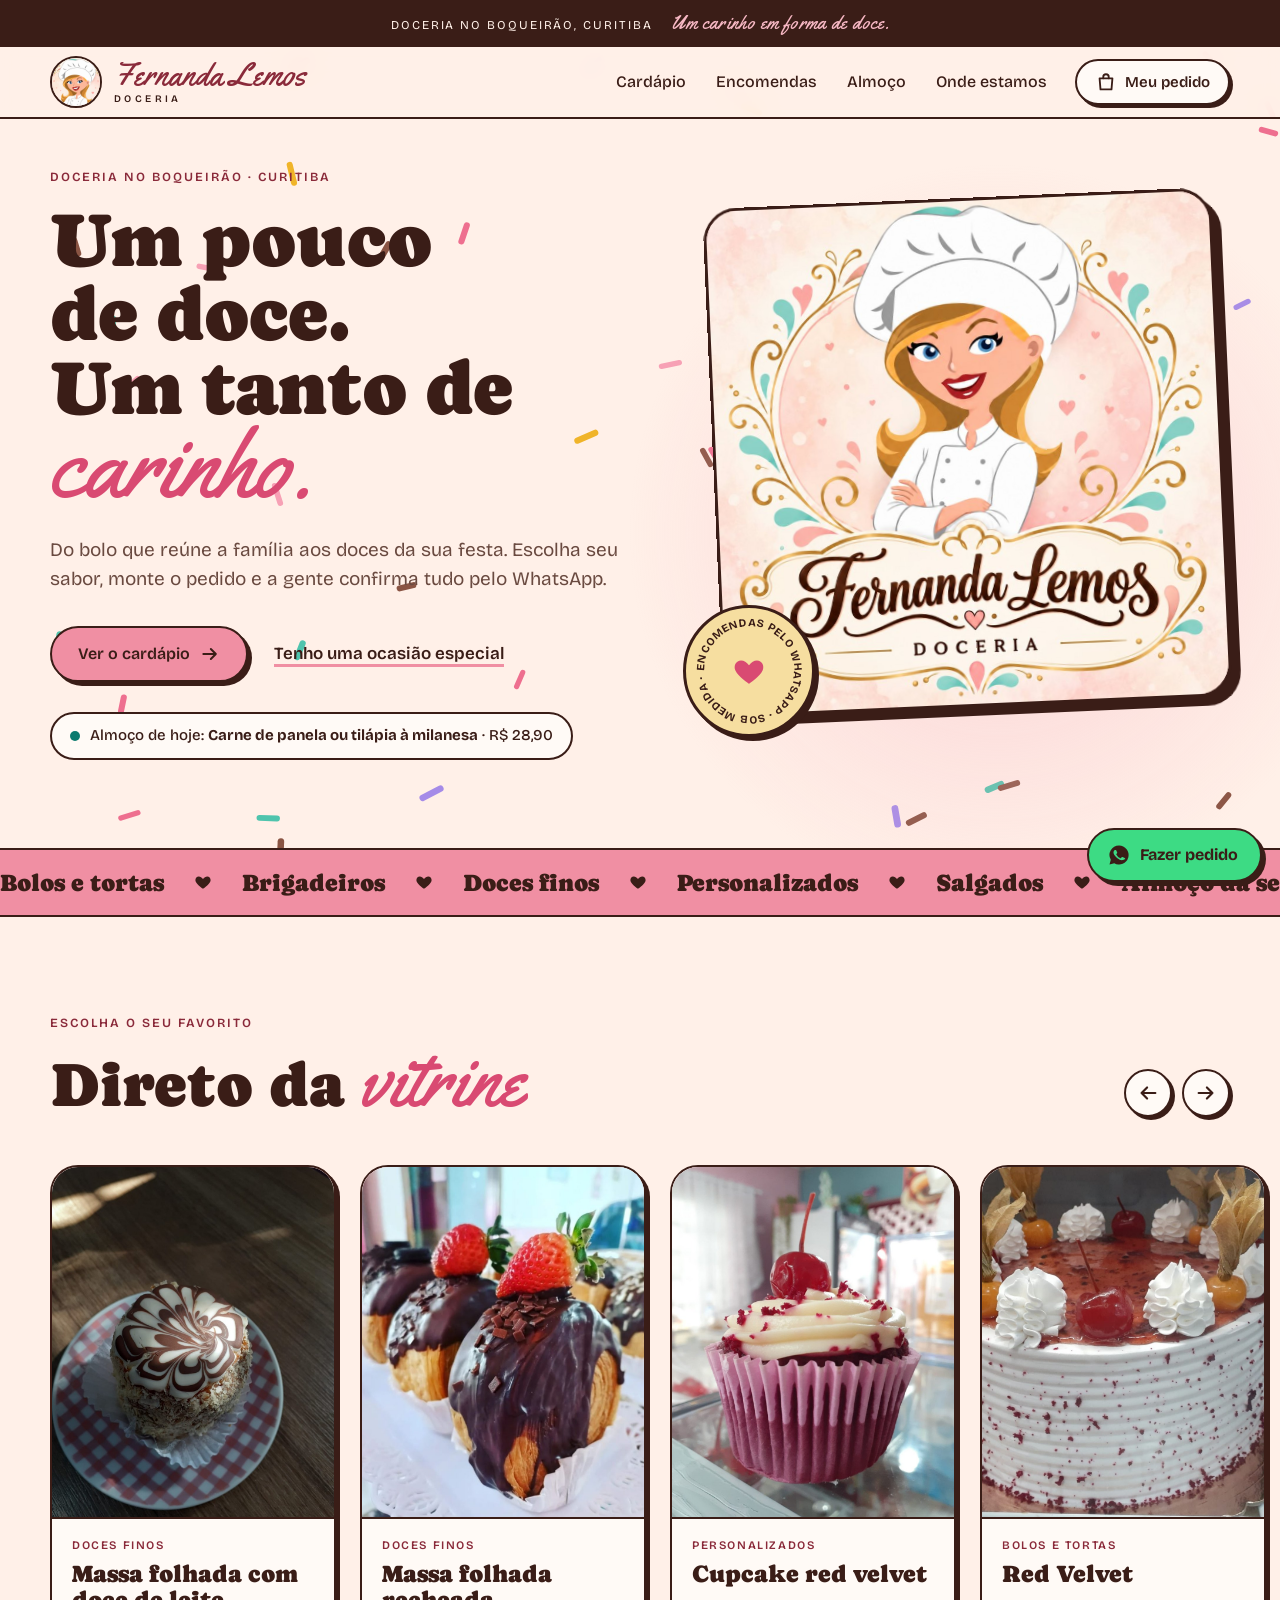
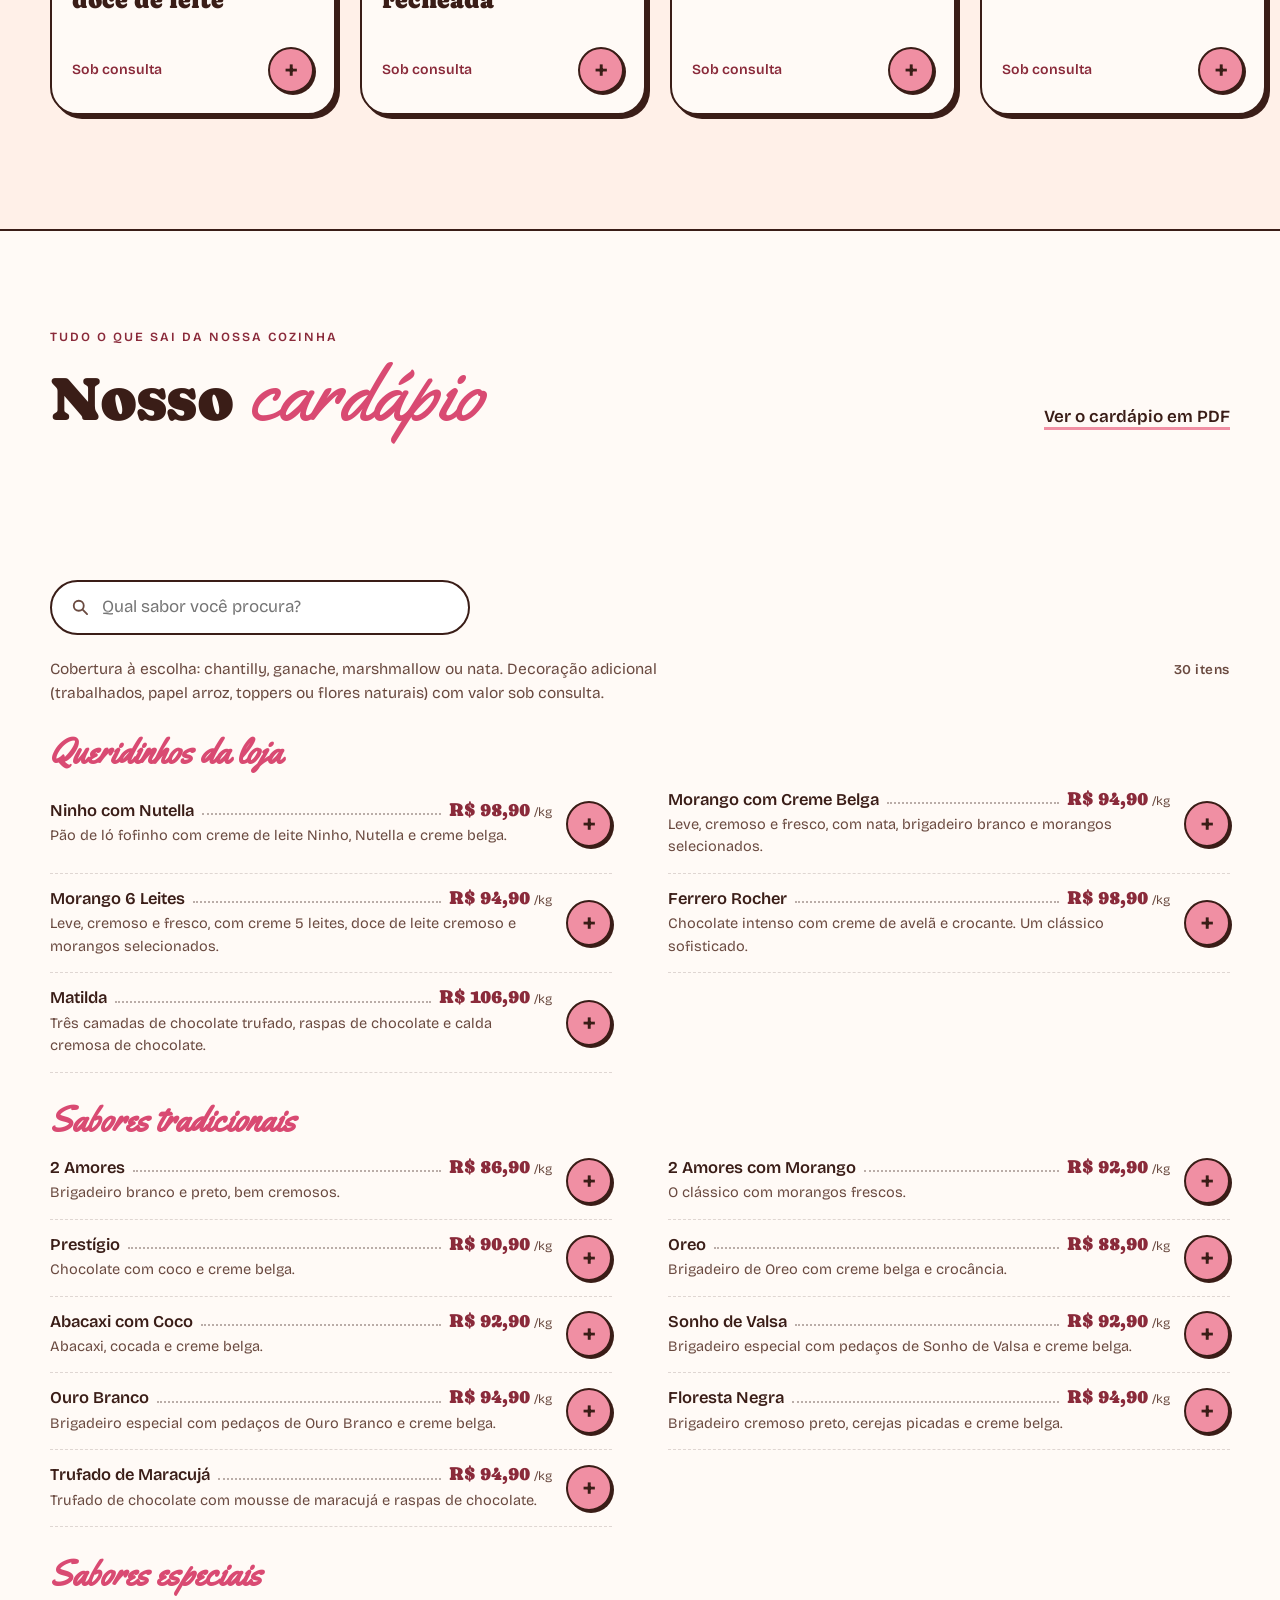
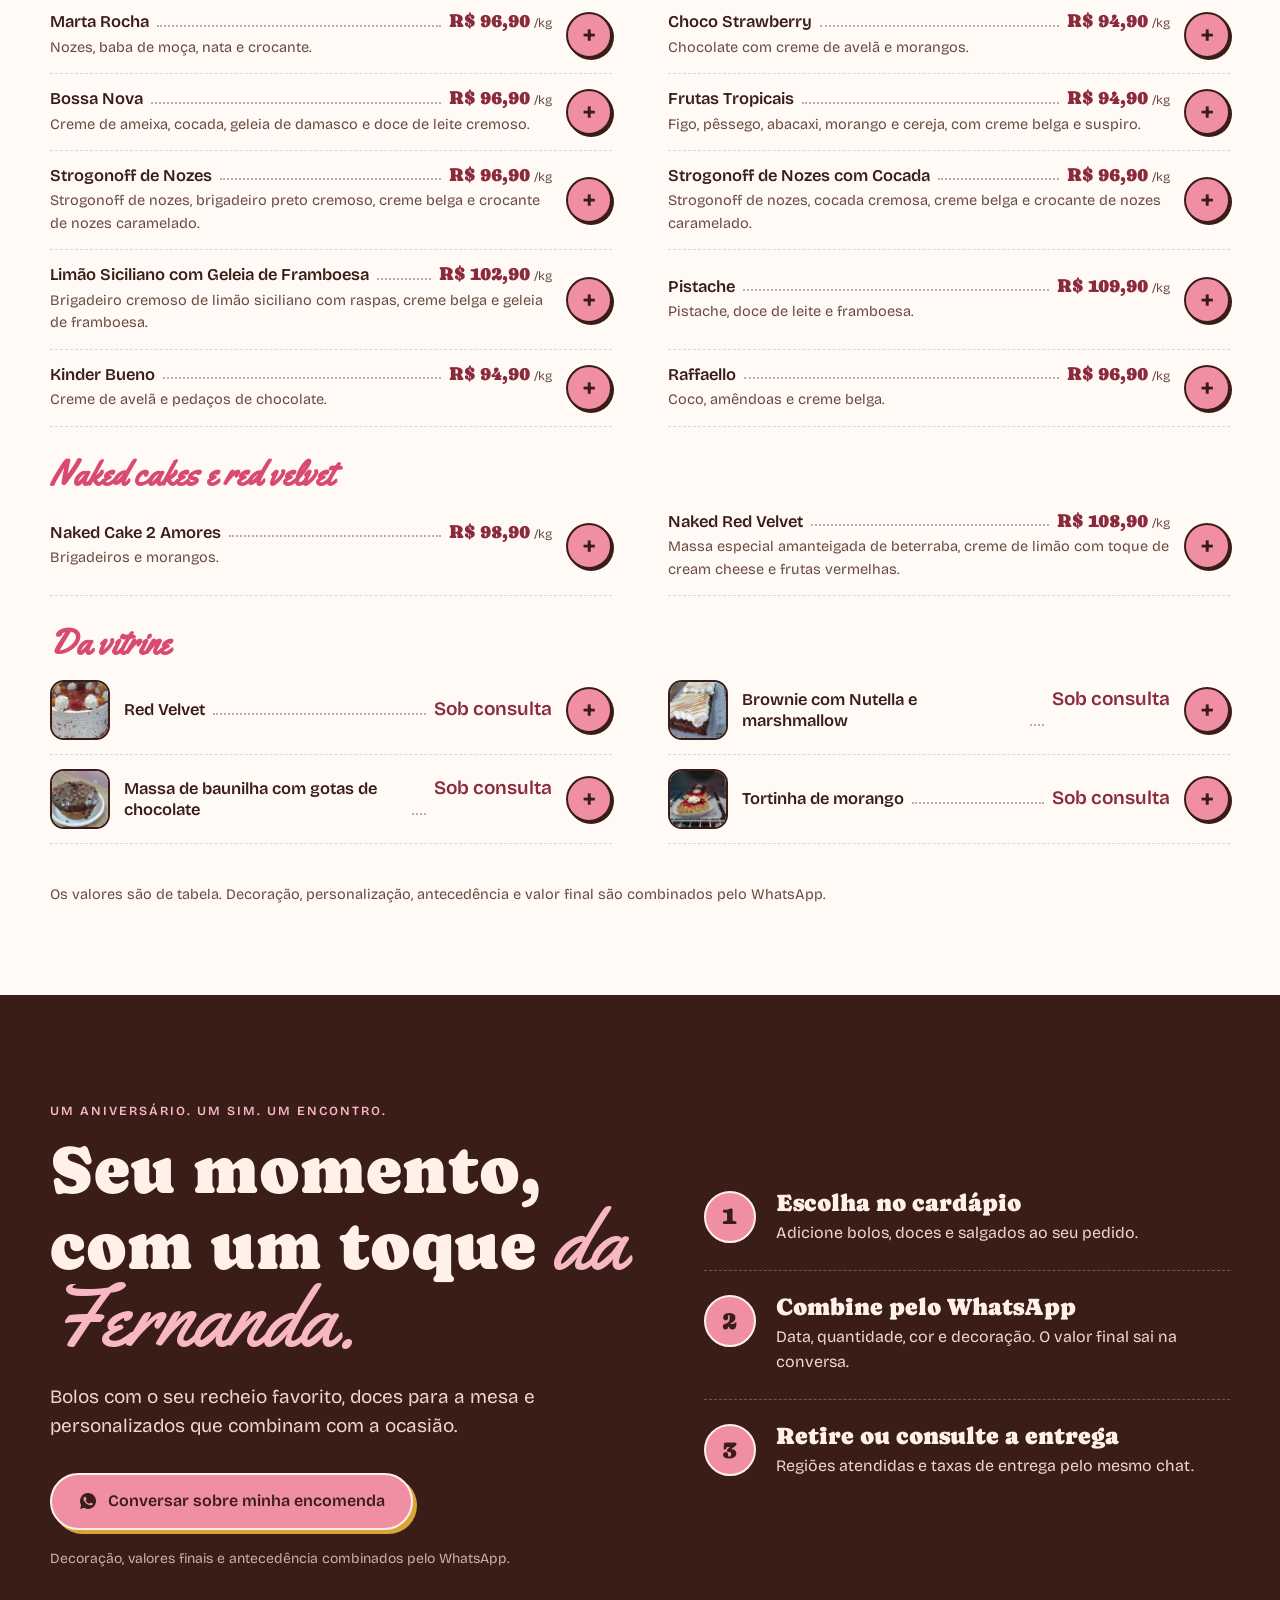
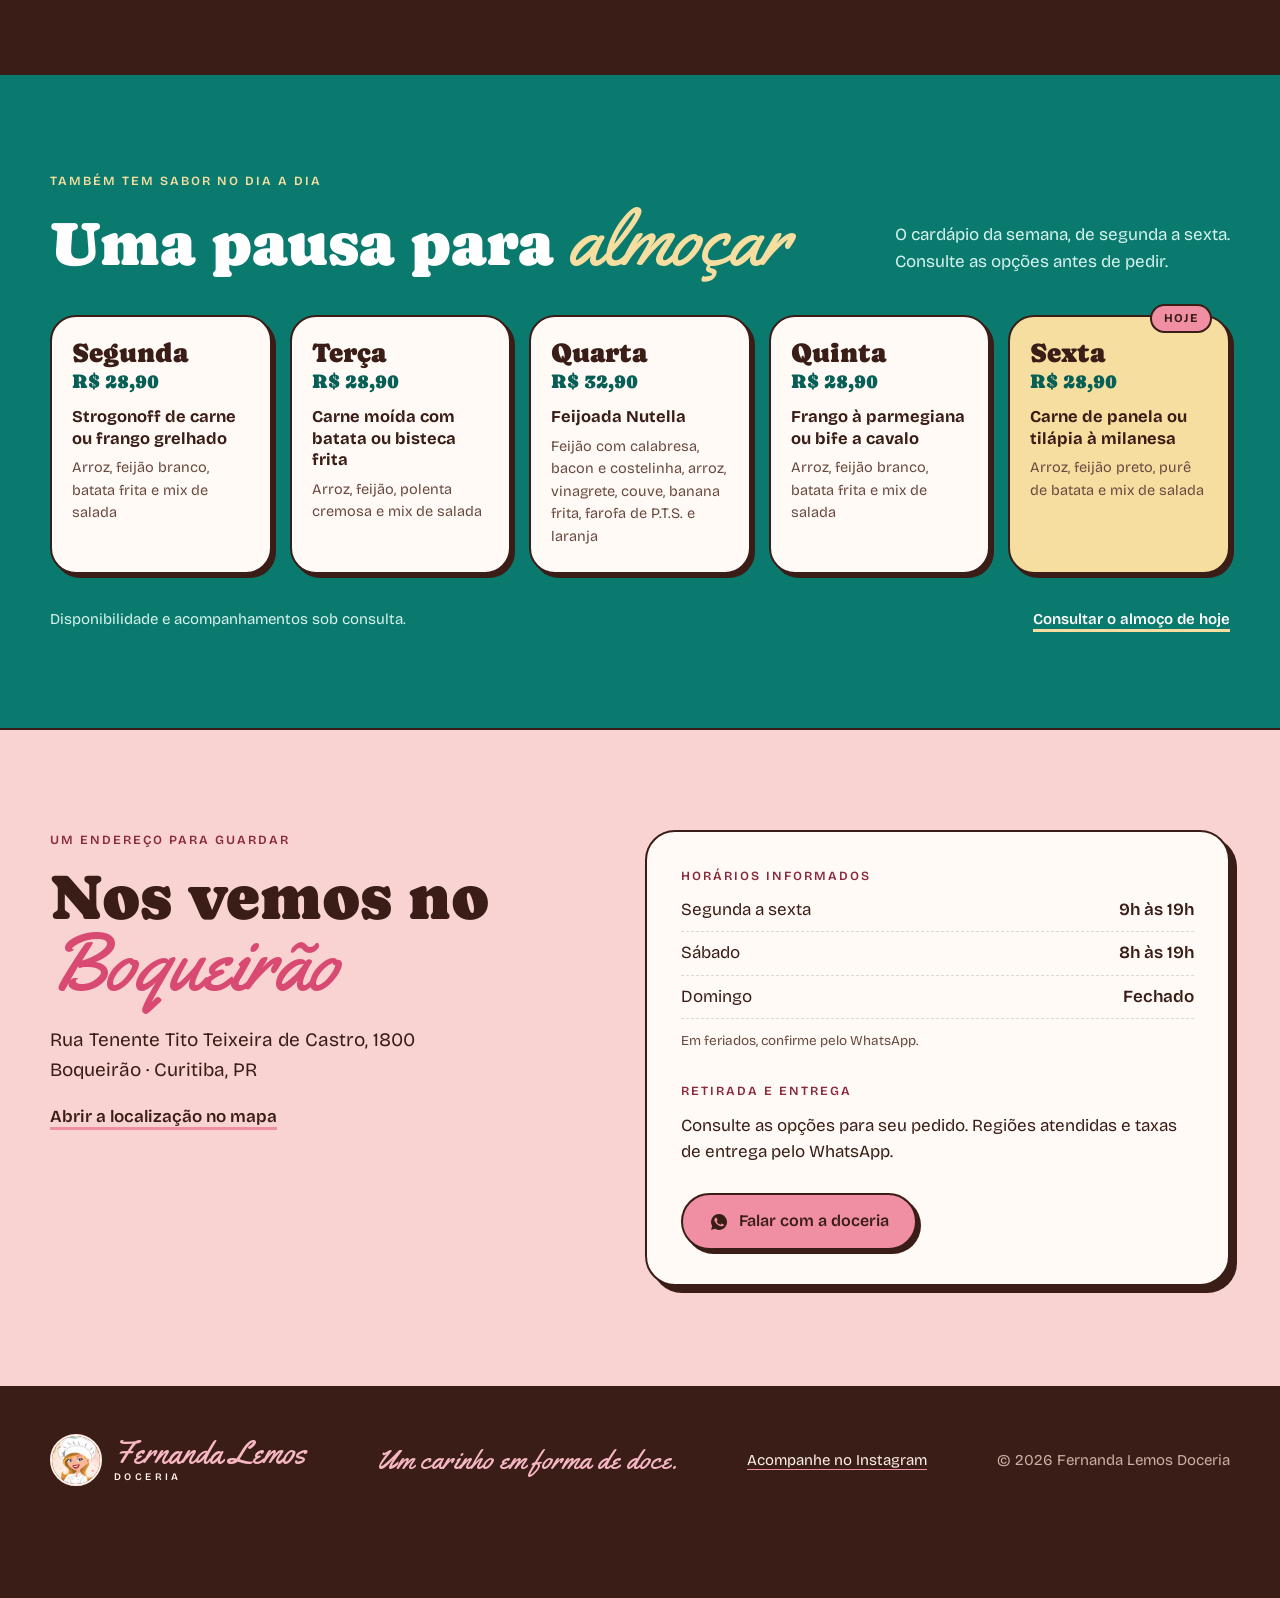
<file: index.html>
<!doctype html>
<html lang="pt-BR">
<head>
  <meta charset="utf-8">
  <meta name="viewport" content="width=device-width,initial-scale=1">
  <title>Fernanda Lemos • Doceria em Curitiba</title>
  <meta name="description" content="Bolos, brigadeiros, doces finos, salgados e almoço da semana no Boqueirão, em Curitiba. Monte seu pedido e confirme pelo WhatsApp.">
  <meta name="theme-color" content="#fff0e8">
  <meta property="og:type" content="website">
  <meta property="og:title" content="Fernanda Lemos • Doceria em Curitiba">
  <meta property="og:description" content="Um pouco de doce. Um tanto de carinho. Monte seu pedido e confirme pelo WhatsApp.">
  <meta property="og:image" content="assets/og.jpg">
  <meta property="og:locale" content="pt_BR">
  <script>document.documentElement.classList.add("js")</script>
  <link rel="icon" type="image/png" href="assets/favicon.png">
  <link rel="preload" href="assets/fonts/caprasimo.woff2" as="font" type="font/woff2" crossorigin>
  <link rel="preload" href="assets/fonts/bricolage.woff2" as="font" type="font/woff2" crossorigin>
  <link rel="stylesheet" href="styles.css">
  <script type="application/ld+json">
  {"@context":"https://schema.org","@type":"Bakery","name":"Fernanda Lemos Doceria","telephone":"+55 41 99935-0060","address":{"@type":"PostalAddress","streetAddress":"Rua Tenente Tito Teixeira de Castro, 1800","addressLocality":"Curitiba","addressRegion":"PR","addressCountry":"BR"},"openingHours":["Mo-Fr 09:00-19:00","Sa 08:00-19:00"],"sameAs":["https://www.instagram.com/fernandalemosconfeitaria/"]}
  </script>
  <script defer src="data.js"></script>
  <script defer src="app.js"></script>
</head>
<body>
<svg width="0" height="0" style="position:absolute" aria-hidden="true" focusable="false">
  <defs>
    <symbol id="i-heart" viewBox="0 0 24 24"><path d="M12 21s-7.5-4.6-9.6-9.3C.9 8.2 2.8 4.5 6.4 4.5c2.1 0 3.9 1.2 5.6 3.4 1.7-2.2 3.5-3.4 5.6-3.4 3.6 0 5.5 3.7 4 7.2C19.5 16.4 12 21 12 21Z"/></symbol>
    <symbol id="i-bag" viewBox="0 0 24 24"><path d="M5 8h14l-1 12H6L5 8Z" fill="none" stroke="currentColor" stroke-width="2" stroke-linejoin="round"/><path d="M9 8V6.5a3 3 0 0 1 6 0V8" fill="none" stroke="currentColor" stroke-width="2" stroke-linecap="round"/></symbol>
    <symbol id="i-wa" viewBox="0 0 24 24"><path d="M12 2.5a9.5 9.5 0 0 0-8.2 14.3L2.5 21.5l4.8-1.3A9.5 9.5 0 1 0 12 2.5Zm5.4 13.4c-.2.6-1.3 1.2-1.8 1.2-.5.1-1 .2-3.3-.7-2.8-1.1-4.5-3.9-4.7-4.1-.1-.2-1.1-1.5-1.1-2.8s.7-2 1-2.3c.2-.3.5-.3.7-.3h.5c.2 0 .4 0 .6.5l.9 2.1c.1.2.1.4 0 .5l-.4.6-.4.4c-.1.2-.3.3-.1.6.2.3.8 1.3 1.7 2.1 1.2 1 2.1 1.3 2.4 1.5.3.1.5.1.6-.1l.9-1c.2-.3.4-.2.7-.1l2 1c.3.1.5.2.5.4.1.1.1.6-.1 1.4Z"/></symbol>
    <symbol id="i-arrow" viewBox="0 0 24 24"><path d="M4 12h15m-6-6 6 6-6 6" fill="none" stroke="currentColor" stroke-width="2.4" stroke-linecap="round" stroke-linejoin="round"/></symbol>
    <symbol id="i-search" viewBox="0 0 24 24"><circle cx="10.5" cy="10.5" r="6" fill="none" stroke="currentColor" stroke-width="2.2"/><path d="m15.5 15.5 5 5" stroke="currentColor" stroke-width="2.2" stroke-linecap="round"/></symbol>
  </defs>
</svg>

<a class="skip" href="#conteudo">Pular para o conteúdo</a>

<div class="topline">Doceria no Boqueirão, Curitiba <span>Um carinho em forma de doce.</span></div>

<header class="header" id="header">
  <a class="brand" href="#inicio" aria-label="Fernanda Lemos Doceria, início">
    <img src="assets/logo-avatar.jpg" width="52" height="52" alt="">
    <span class="brand-name">Fernanda Lemos<small>Doceria</small></span>
  </a>
  <nav id="navigation" aria-label="Navegação principal">
    <a href="#cardapio">Cardápio</a>
    <a href="#encomendas">Encomendas</a>
    <a href="#almoco">Almoço</a>
    <a href="#visite">Onde estamos</a>
  </nav>
  <div class="header-actions">
    <button class="cart-btn" type="button" data-open-basket aria-label="Abrir meu pedido">
      <svg aria-hidden="true"><use href="#i-bag"/></svg>
      <span class="cart-label">Meu pedido</span>
      <span class="cart-count" data-count hidden>0</span>
    </button>
    <button class="menu-toggle" type="button" aria-expanded="false" aria-controls="navigation">Menu</button>
  </div>
</header>

<main id="conteudo">
  <section class="hero" id="inicio">
    <div class="container hero-inner">
      <div class="hero-copy">
        <p class="eyebrow">Doceria no Boqueirão · Curitiba</p>
        <h1>
          <span class="line"><span>Um pouco</span></span>
          <span class="line"><span>de doce.</span></span>
          <span class="line"><span>Um tanto de</span></span>
          <span class="line"><span><em>carinho.</em></span></span>
        </h1>
        <p class="intro">Do bolo que reúne a família aos doces da sua festa. Escolha seu sabor, monte o pedido e a gente confirma tudo pelo WhatsApp.</p>
        <div class="hero-actions">
          <a class="button primary" href="#cardapio">Ver o cardápio <svg aria-hidden="true"><use href="#i-arrow"/></svg></a>
          <a class="text-link" href="#encomendas">Tenho uma ocasião especial</a>
        </div>
        <a class="now-chip" href="#almoco" id="today-chip"><span class="now-dot" aria-hidden="true"></span><span id="today-text">Almoço de segunda a sexta</span></a>
      </div>

      <div class="hero-art">
        <div class="logo-card" id="logo-card">
          <img src="assets/logo.jpg" width="900" height="900" alt="Logo da Fernanda Lemos Doceria: confeiteira de touca branca em uma moldura floral">
        </div>
        <a class="sticker" href="#encomendas" aria-label="Encomendas pelo WhatsApp">
          <svg viewBox="0 0 120 120" aria-hidden="true" class="sticker-ring">
            <defs><path id="ring" d="M60 60 m-43 0 a43 43 0 1 1 86 0 a43 43 0 1 1 -86 0"/></defs>
            <text><textPath href="#ring" textLength="265" lengthAdjust="spacing">ENCOMENDAS PELO WHATSAPP · SOB MEDIDA ·</textPath></text>
          </svg>
          <svg class="sticker-heart" aria-hidden="true"><use href="#i-heart"/></svg>
        </a>
      </div>
    </div>
  </section>

  <div class="ribbon" aria-hidden="true">
    <div class="ribbon-track"><div class="ribbon-group"><span>Bolos e tortas</span><svg><use href="#i-heart"/></svg><span>Brigadeiros</span><svg><use href="#i-heart"/></svg><span>Doces finos</span><svg><use href="#i-heart"/></svg><span>Personalizados</span><svg><use href="#i-heart"/></svg><span>Salgados</span><svg><use href="#i-heart"/></svg><span>Almoço da semana</span><svg><use href="#i-heart"/></svg></div><div class="ribbon-group"><span>Bolos e tortas</span><svg><use href="#i-heart"/></svg><span>Brigadeiros</span><svg><use href="#i-heart"/></svg><span>Doces finos</span><svg><use href="#i-heart"/></svg><span>Personalizados</span><svg><use href="#i-heart"/></svg><span>Salgados</span><svg><use href="#i-heart"/></svg><span>Almoço da semana</span><svg><use href="#i-heart"/></svg></div></div>
  </div>

  <section class="highlights section" id="destaques">
    <div class="container section-heading">
      <div><p class="eyebrow">Escolha o seu favorito</p><h2>Direto da <em>vitrine</em></h2></div>
      <div class="rail-nav">
        <button type="button" id="rail-prev" aria-label="Ver itens anteriores"><svg aria-hidden="true" style="transform:scaleX(-1)"><use href="#i-arrow"/></svg></button>
        <button type="button" id="rail-next" aria-label="Ver próximos itens"><svg aria-hidden="true"><use href="#i-arrow"/></svg></button>
      </div>
    </div>
    <div class="rail" id="featured" tabindex="0" aria-label="Vitrine"></div>
  </section>

  <section class="catalog section" id="cardapio">
    <div class="container section-heading">
      <div><p class="eyebrow">Tudo o que sai da nossa cozinha</p><h2>Nosso <em>cardápio</em></h2></div>
      <a class="text-link" href="assets/cardapio-2026.pdf" target="_blank" rel="noopener">Ver o cardápio em PDF</a>
    </div>
    <div class="menu-bar" id="menu-bar">
      <div class="container menu-bar-inner">
        <div class="tabs" id="tabs" role="group" aria-label="Categorias do cardápio"></div>
      </div>
    </div>
    <div class="container">
      <div class="catalog-tools"><label class="search">
          <svg aria-hidden="true"><use href="#i-search"/></svg>
          <input id="search" type="search" placeholder="Qual sabor você procura?" aria-label="Buscar produtos por nome ou ingrediente" autocomplete="off">
        </label></div>
      <div class="catalog-context"><p id="category-note"></p><span id="results-count" role="status" aria-live="polite"></span></div>
      <div id="menu-list" class="menu-list"></div>
      <noscript><p>Ative o JavaScript para navegar no cardápio ou <a href="assets/cardapio-2026.pdf">abra o cardápio em PDF</a>.</p></noscript>
      <p class="catalog-foot">Os valores são de tabela. Decoração, personalização, antecedência e valor final são combinados pelo WhatsApp.</p>
    </div>
  </section>

  <section class="occasion" id="encomendas">
    <div class="container occasion-inner">
      <div class="occasion-copy">
        <p class="eyebrow">Um aniversário. Um sim. Um encontro.</p>
        <h2>Seu momento, com um toque <em>da Fernanda.</em></h2>
        <p class="lead">Bolos com o seu recheio favorito, doces para a mesa e personalizados que combinam com a ocasião.</p>
        <a class="button primary whatsapp" data-message="Olá, Fernanda! Gostaria de um orçamento para uma ocasião especial. Podemos conversar sobre a data, a quantidade e a decoração?" href="https://wa.me/5541999350060" target="_blank" rel="noopener noreferrer"><svg aria-hidden="true"><use href="#i-wa"/></svg> Conversar sobre minha encomenda</a>
        <small>Decoração, valores finais e antecedência combinados pelo WhatsApp.</small>
      </div>
      <ol class="steps">
        <li><span class="step-n">1</span><div><h3>Escolha no cardápio</h3><p>Adicione bolos, doces e salgados ao seu pedido.</p></div></li>
        <li><span class="step-n">2</span><div><h3>Combine pelo WhatsApp</h3><p>Data, quantidade, cor e decoração. O valor final sai na conversa.</p></div></li>
        <li><span class="step-n">3</span><div><h3>Retire ou consulte a entrega</h3><p>Regiões atendidas e taxas de entrega pelo mesmo chat.</p></div></li>
      </ol>
    </div>
  </section>

  <section class="lunch section" id="almoco">
    <div class="container">
      <div class="section-heading">
        <div><p class="eyebrow">Também tem sabor no dia a dia</p><h2>Uma pausa para <em>almoçar</em></h2></div>
        <p class="section-description">O cardápio da semana, de segunda a sexta.<br>Consulte as opções antes de pedir.</p>
      </div>
      <div class="lunch-grid" id="lunch-days"></div>
      <div class="lunch-footer">
        <p>Disponibilidade e acompanhamentos sob consulta.</p>
        <a class="text-link whatsapp" data-message="Olá! Gostaria de consultar as opções de almoço disponíveis hoje e os acompanhamentos." href="https://wa.me/5541999350060" target="_blank" rel="noopener noreferrer">Consultar o almoço de hoje</a>
      </div>
    </div>
  </section>

  <section class="visit" id="visite">
    <div class="container visit-inner">
      <div>
        <p class="eyebrow">Um endereço para guardar</p>
        <h2>Nos vemos no <em>Boqueirão</em></h2>
        <p class="address">Rua Tenente Tito Teixeira de Castro, 1800<br>Boqueirão · Curitiba, PR</p>
        <a class="text-link" href="https://www.google.com/maps/search/?api=1&query=Rua%20Tenente%20Tito%20Teixeira%20de%20Castro%201800%20Boqueir%C3%A3o%20Curitiba" target="_blank" rel="noopener noreferrer">Abrir a localização no mapa</a>
      </div>
      <div class="visit-card">
        <div>
          <span class="eyebrow">Horários informados</span>
          <p><span>Segunda a sexta</span><strong>9h às 19h</strong></p>
          <p><span>Sábado</span><strong>8h às 19h</strong></p>
          <p><span>Domingo</span><strong>Fechado</strong></p>
          <small>Em feriados, confirme pelo WhatsApp.</small>
        </div>
        <div>
          <span class="eyebrow">Retirada e entrega</span>
          <p class="plain">Consulte as opções para seu pedido. Regiões atendidas e taxas de entrega pelo WhatsApp.</p>
        </div>
        <a class="button primary whatsapp" href="https://wa.me/5541999350060" target="_blank" rel="noopener noreferrer"><svg aria-hidden="true"><use href="#i-wa"/></svg> Falar com a doceria</a>
      </div>
    </div>
  </section>
</main>

<footer class="footer">
  <div class="container footer-inner">
    <a class="brand" href="#inicio"><img src="assets/logo-avatar.jpg" width="56" height="56" alt=""><span class="brand-name">Fernanda Lemos<small>Doceria</small></span></a>
    <p>Um carinho em forma de doce.</p>
    <a href="https://www.instagram.com/fernandalemosconfeitaria/" target="_blank" rel="noopener noreferrer">Acompanhe no Instagram</a>
    <span class="copyright">© <span id="year">2026</span> Fernanda Lemos Doceria</span>
  </div>
</footer>

<div class="floating" id="floating">
  <a class="floating-wa whatsapp" id="float-wa" href="https://wa.me/5541999350060" target="_blank" rel="noopener noreferrer"><svg aria-hidden="true"><use href="#i-wa"/></svg><span>Fazer pedido</span></a>
  <button class="floating-cart" id="float-cart" type="button" data-open-basket hidden><svg aria-hidden="true"><use href="#i-bag"/></svg><span>Meu pedido</span><b data-count>0</b></button>
</div>

<dialog id="basket" aria-labelledby="basket-title">
  <div class="basket-head">
    <h2 id="basket-title">Meu pedido</h2>
    <button class="basket-close" type="button" aria-label="Fechar meu pedido">×</button>
  </div>
  <div class="basket-body">
    <div id="basket-empty" class="basket-empty">
      <p>Seu pedido está vazio.</p>
      <p class="muted">Toque no <b>+</b> ao lado de um item do cardápio para adicionar.</p>
      <button class="button outline" type="button" data-close-basket>Voltar ao cardápio</button>
    </div>
    <div id="basket-filled" hidden>
      <ul id="basket-items" class="basket-items"></ul>
      <p class="basket-total"><span>Estimativa dos itens</span><strong id="basket-total">R$ 0,00</strong></p>
      <p class="muted small" id="basket-total-note">Sem decoração e personalização. O valor final é confirmado pelo WhatsApp.</p>
      <label>Data desejada (opcional)<input type="date" id="order-date"></label>
      <label>Conte um detalhe do seu pedido (opcional)<textarea id="order-notes" rows="3" maxlength="600" placeholder="Tema da festa, cores, recheio, retirada ou entrega..."></textarea></label>
      <a id="basket-send" class="button primary whatsapp" href="https://wa.me/5541999350060" target="_blank" rel="noopener noreferrer"><svg aria-hidden="true"><use href="#i-wa"/></svg> Enviar pedido pelo WhatsApp</a>
      <p class="muted small center">A mensagem abre no WhatsApp para você revisar antes de enviar.</p>
      <button class="text-btn" type="button" id="basket-clear">Limpar pedido</button>
    </div>
  </div>
</dialog>

<canvas id="fx" aria-hidden="true"></canvas>
<canvas id="bg-sprinkles" aria-hidden="true"></canvas>
</body>
</html>
</file>
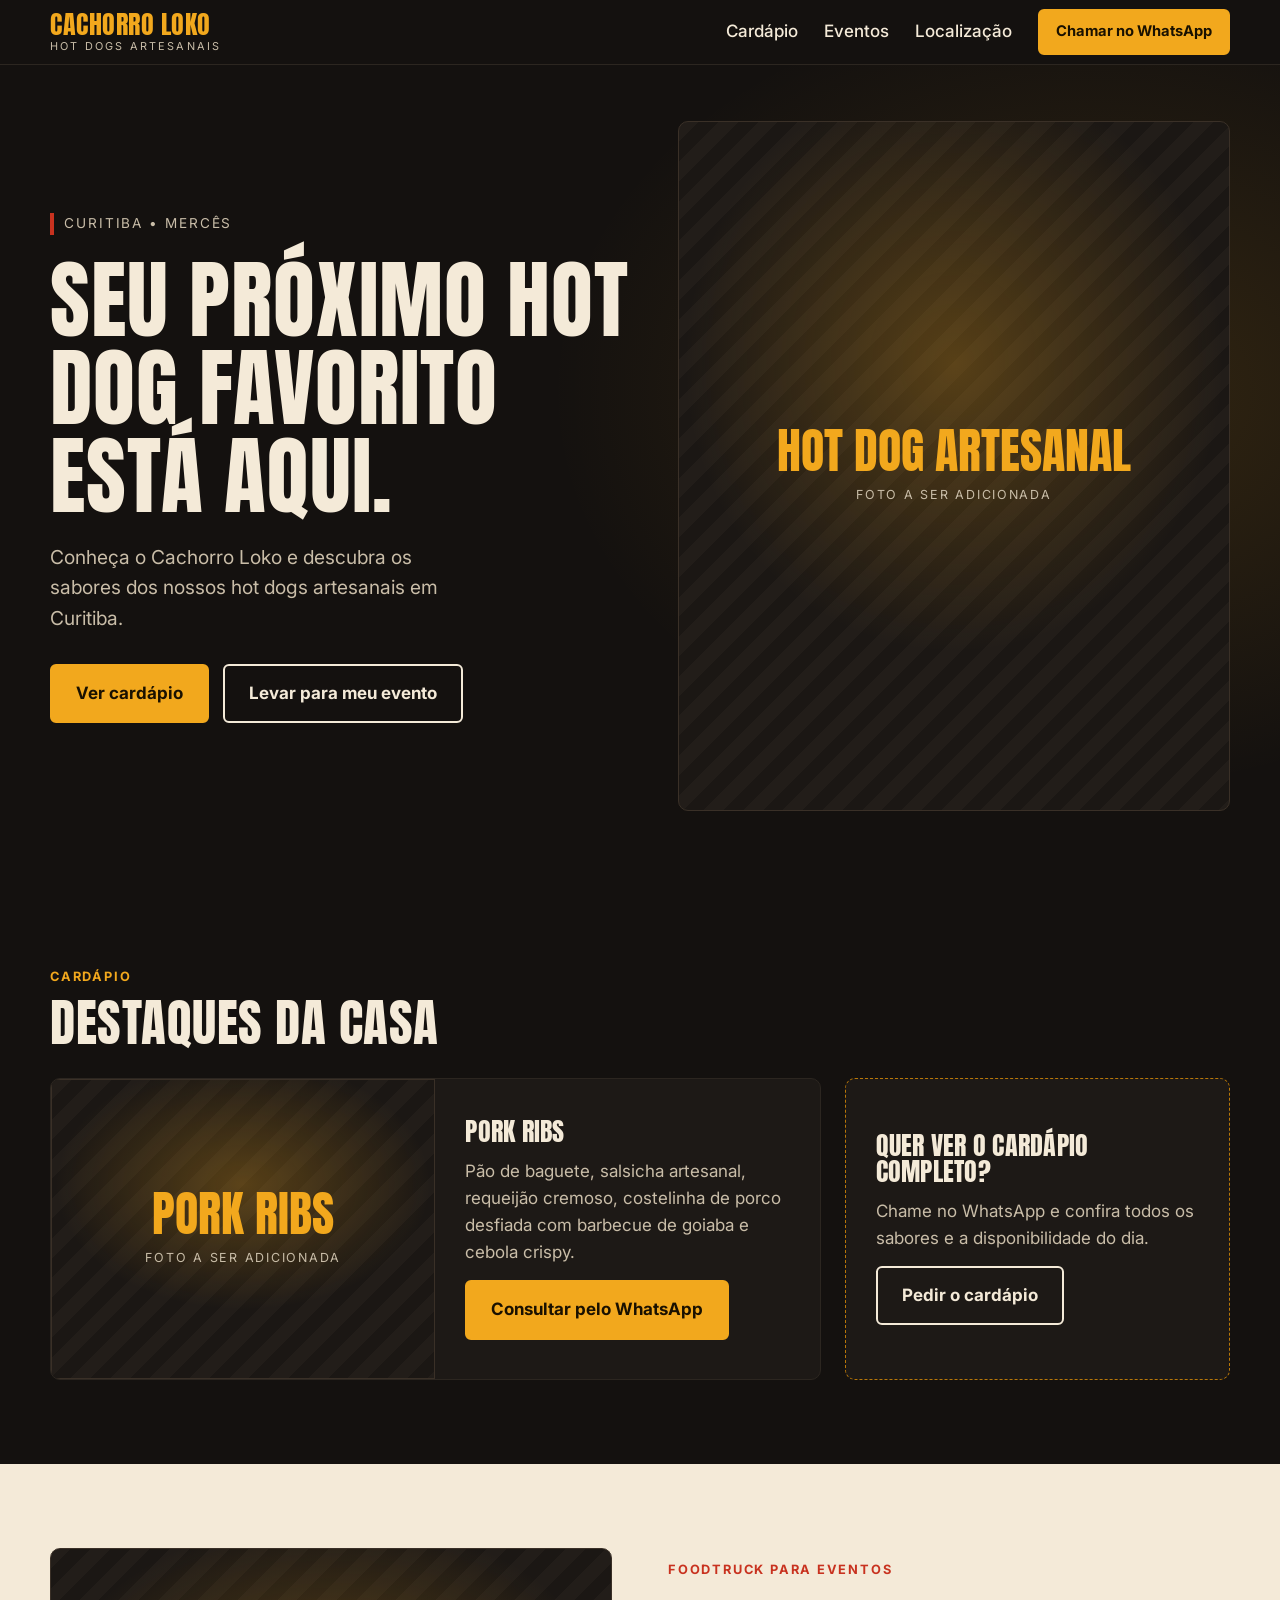
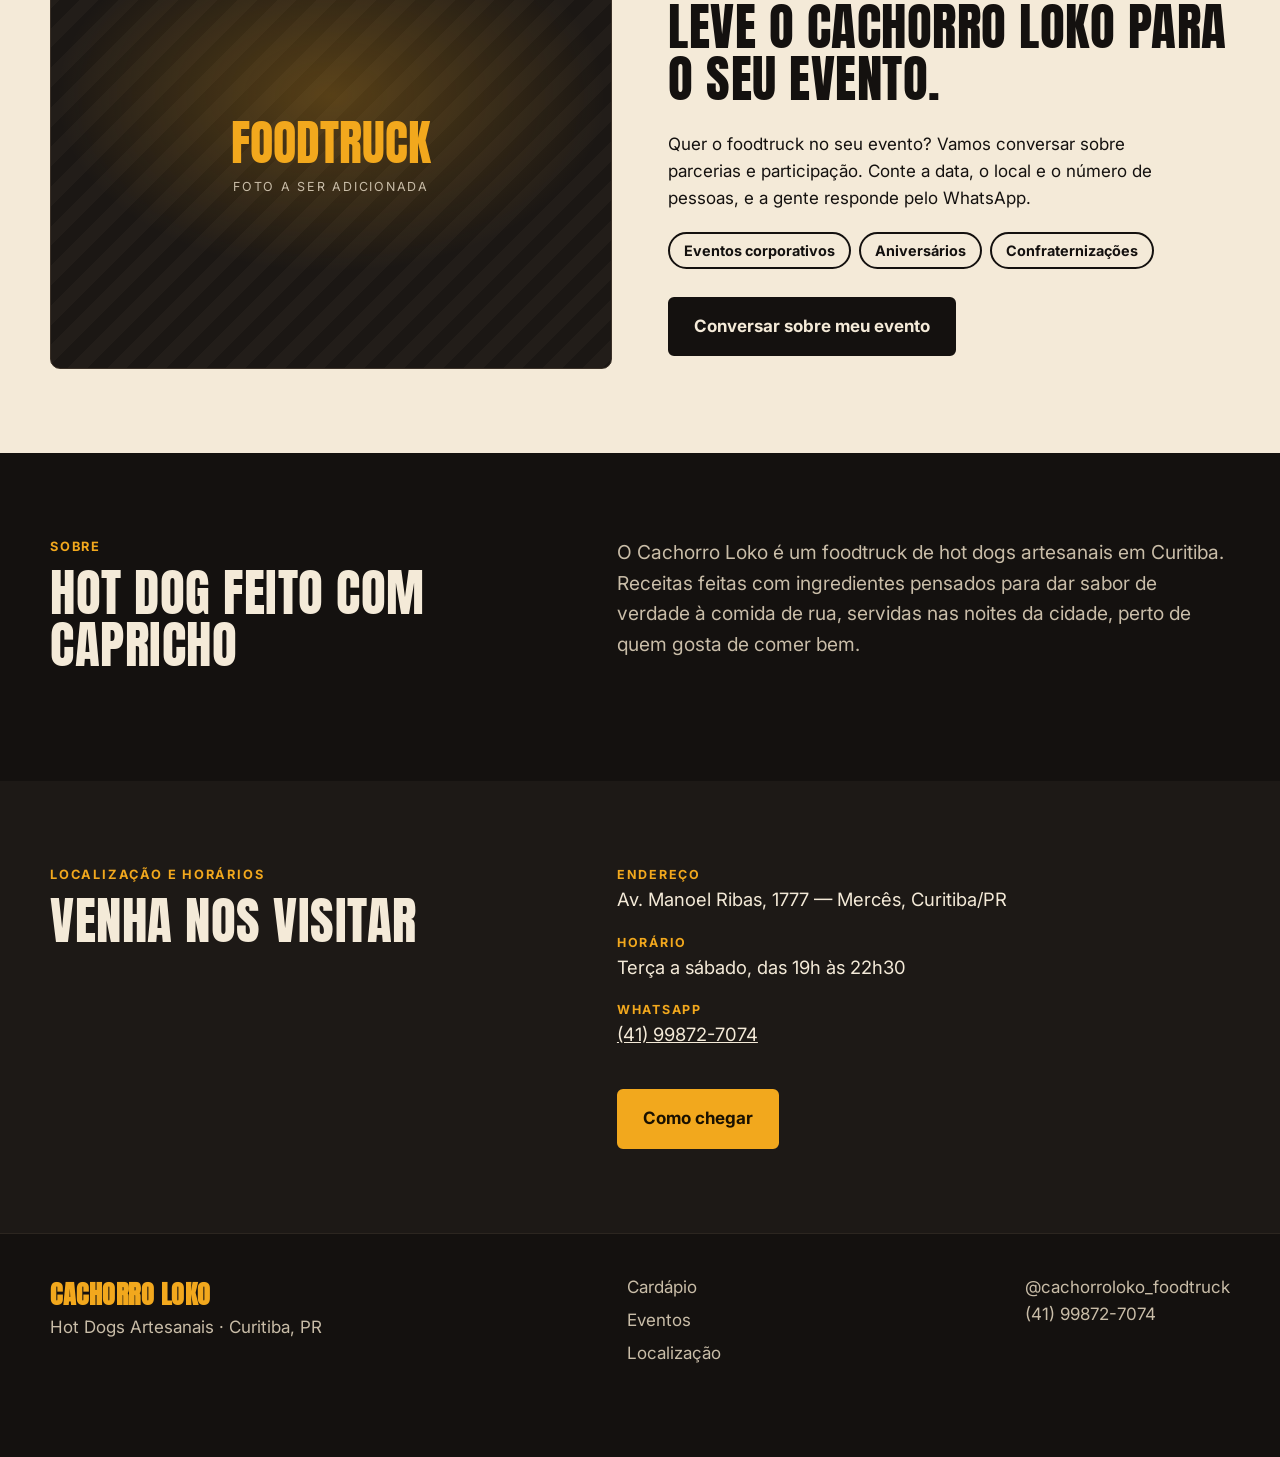
<file: cachorro-loko/index.html>
<!doctype html>
<html lang="pt-BR">
<head>
<meta charset="utf-8">
<meta name="viewport" content="width=device-width, initial-scale=1">
<title>Cachorro Loko — Hot Dogs Artesanais em Curitiba</title>
<meta name="description" content="Foodtruck de hot dogs artesanais em Curitiba, no bairro Mercês. Veja os destaques do cardápio, onde encontrar e chame no WhatsApp.">
<meta name="theme-color" content="#14110f">
<link rel="icon" href="data:image/svg+xml,%3Csvg xmlns='http://www.w3.org/2000/svg' viewBox='0 0 64 64'%3E%3Crect width='64' height='64' rx='12' fill='%2314110f'/%3E%3Ctext x='32' y='43' font-size='32' text-anchor='middle' font-family='Impact,sans-serif' fill='%23f2a81d'%3ECL%3C/text%3E%3C/svg%3E">
<link rel="preconnect" href="https://fonts.googleapis.com">
<link rel="preconnect" href="https://fonts.gstatic.com" crossorigin>
<link href="https://fonts.googleapis.com/css2?family=Anton&family=Inter:wght@400;500;700&display=swap" rel="stylesheet">
<link rel="stylesheet" href="styles.css">
</head>
<body>
<a class="skip" href="#conteudo">Ir para o conteúdo</a>

<header class="topo" id="topo">
  <div class="wrap topo__in">
    <a class="marca" href="#topo" aria-label="Cachorro Loko, início">
      <span class="marca__nome">Cachorro Loko</span>
      <span class="marca__sub">Hot Dogs Artesanais</span>
    </a>
    <button class="menu-btn" type="button" aria-expanded="false" aria-controls="nav">Menu</button>
    <nav class="nav" id="nav" aria-label="Principal">
      <a href="#cardapio">Cardápio</a>
      <a href="#eventos">Eventos</a>
      <a href="#localizacao">Localização</a>
      <a class="btn btn--sm" data-wa="geral" href="#" target="_blank" rel="noopener">Chamar no WhatsApp</a>
    </nav>
  </div>
</header>

<main id="conteudo">
  <section class="hero">
    <div class="wrap hero__in">
      <div class="hero__txt">
        <p class="selo">Curitiba • Mercês</p>
        <h1>Seu próximo hot dog favorito está aqui.</h1>
        <p class="lead">Conheça o Cachorro Loko e descubra os sabores dos nossos hot dogs artesanais em Curitiba.</p>
        <div class="acoes">
          <a class="btn" href="#cardapio">Ver cardápio</a>
          <a class="btn btn--ghost" data-wa="evento" href="#" target="_blank" rel="noopener">Levar para meu evento</a>
        </div>
      </div>
      <div class="hero__img" data-img="hero" data-eager></div>
    </div>
  </section>

  <section class="sec" id="cardapio">
    <div class="wrap">
      <p class="eyebrow">Cardápio</p>
      <h2>Destaques da casa</h2>
      <div class="produtos" id="produtos"></div>
    </div>
  </section>

  <section class="sec sec--claro eventos" id="eventos">
    <div class="wrap eventos__in">
      <div class="eventos__img" data-img="evento"></div>
      <div class="eventos__txt">
        <p class="eyebrow">Foodtruck para eventos</p>
        <h2 id="ev-titulo"></h2>
        <p id="ev-texto"></p>
        <ul class="tags" id="ev-tags"></ul>
        <a class="btn btn--escuro" data-wa="evento" href="#" target="_blank" rel="noopener">Conversar sobre meu evento</a>
      </div>
    </div>
  </section>

  <section class="sec" id="sobre">
    <div class="wrap sobre">
      <div>
        <p class="eyebrow">Sobre</p>
        <h2>Hot dog feito com capricho</h2>
      </div>
      <p class="sobre__txt" id="sobre-txt"></p>
    </div>
  </section>

  <section class="sec sec--faixa" id="localizacao">
    <div class="wrap loc">
      <div>
        <p class="eyebrow">Localização e horários</p>
        <h2>Venha nos visitar</h2>
      </div>
      <dl class="loc__dados">
        <div><dt>Endereço</dt><dd id="loc-end"></dd></div>
        <div><dt>Horário</dt><dd id="loc-hor"></dd></div>
        <div><dt>WhatsApp</dt><dd><a id="loc-wa" data-wa="geral" href="#" target="_blank" rel="noopener"></a></dd></div>
      </dl>
      <a class="btn" id="mapa" href="#" target="_blank" rel="noopener">Como chegar</a>
    </div>
  </section>
</main>

<footer class="rodape">
  <div class="wrap rodape__in">
    <div>
      <strong class="marca__nome">Cachorro Loko</strong>
      <p>Hot Dogs Artesanais · Curitiba, PR</p>
    </div>
    <nav aria-label="Rodapé">
      <a href="#cardapio">Cardápio</a>
      <a href="#eventos">Eventos</a>
      <a href="#localizacao">Localização</a>
    </nav>
    <div>
      <a id="rod-ig" href="#" target="_blank" rel="noopener"></a><br>
      <a id="rod-wa" data-wa="geral" href="#" target="_blank" rel="noopener"></a>
    </div>
  </div>
</footer>

<a class="fixo" data-wa="geral" href="#" target="_blank" rel="noopener" aria-label="Chamar no WhatsApp">WhatsApp</a>

<script src="site-config.js"></script>
<script src="script.js"></script>
</body>
</html>
</file>
<file: styles.css>
@font-face {
  font-family: "Caprasimo";
  font-style: normal;
  font-weight: 400;
  font-display: swap;
  src: url("assets/fonts/caprasimo.woff2") format("woff2");
}
@font-face {
  font-family: "Yellowtail";
  font-style: normal;
  font-weight: 400;
  font-display: swap;
  src: url("assets/fonts/yellowtail.woff2") format("woff2");
}
@font-face {
  font-family: "Bricolage Grotesque";
  font-style: normal;
  font-weight: 400 700;
  font-stretch: 100%;
  font-display: swap;
  src: url("assets/fonts/bricolage.woff2") format("woff2");
}

:root {
  --peach: #fff0e8;
  --paper: #fffaf6;
  --blush: #f9d3d2;
  --pink: #f08fa3;
  --pink-l: #f7b8c4;
  --rose: #d94a72;
  --mint: #8edbcb;
  --teal: #0b7a6e;
  --teal-d: #075f56;
  --gold: #d9a53b;
  --butter: #f6dea0;
  --choc: #3a1d17;
  --choc-2: #6a4a40;
  --wine: #8a2a3a;
  --line: rgba(58, 29, 23, .16);
  --display: "Caprasimo", Georgia, serif;
  --script: "Yellowtail", "Brush Script MT", cursive;
  --sans: "Bricolage Grotesque", system-ui, -apple-system, "Segoe UI", sans-serif;
  --hard: 4px 4px 0 var(--choc);
  --hdr: 72px;
}

*, *::before, *::after { box-sizing: border-box; }
html { scroll-behavior: smooth; scroll-padding-top: calc(var(--hdr) + 64px); }
body {
  margin: 0;
  background: var(--peach);
  color: var(--choc);
  font-family: var(--sans);
  font-size: 17px;
  line-height: 1.55;
  -webkit-font-smoothing: antialiased;
  overflow-x: hidden;
}
img { max-width: 100%; display: block; }
[hidden] { display: none !important; }
svg { width: 1em; height: 1em; flex: none; }
a { color: inherit; }
h1, h2, h3, h4, p, ol, ul { margin: 0; }
h1, h2, h3 { font-family: var(--display); font-weight: 400; line-height: 1.02; }
button, input, textarea { font: inherit; color: inherit; }
button { cursor: pointer; }
:focus-visible { outline: 3px solid var(--rose); outline-offset: 3px; }

.container { width: min(1180px, 100% - 40px); margin-inline: auto; }
.section { padding: 96px 0; }
main > section, .ribbon, .footer { position: relative; z-index: 1; }

.skip { position: absolute; left: -999px; top: 8px; z-index: 400; background: var(--choc); color: var(--peach); padding: 8px 14px; border-radius: 10px; }
.skip:focus { left: 8px; }

.eyebrow { font-size: 12.5px; letter-spacing: .16em; text-transform: uppercase; font-weight: 600; color: var(--wine); margin-bottom: 16px; }

h2 em, h1 em { font-family: var(--script); font-style: normal; color: var(--rose); font-size: 1.28em; line-height: .8; letter-spacing: 0; }

/* Topline e header */
.topline { position: relative; z-index: 2; background: var(--choc); color: var(--peach); font-size: 12px; letter-spacing: .16em; text-transform: uppercase; text-align: center; padding: 9px 16px; }
.topline span { font-family: var(--script); text-transform: none; letter-spacing: .02em; font-size: 19px; color: var(--pink-l); margin-left: 14px; }

.header {
  position: sticky; top: 0; z-index: 50;
  display: flex; align-items: center; gap: 28px;
  min-height: var(--hdr);
  padding: 8px max(20px, calc((100% - 1180px) / 2));
  background: rgba(255, 240, 232, .92);
  backdrop-filter: blur(10px);
  border-bottom: 2px solid var(--choc);
  transition: box-shadow .25s;
}
.header.scrolled { box-shadow: 0 6px 0 rgba(58, 29, 23, .08); }
.brand { display: flex; align-items: center; gap: 12px; text-decoration: none; }
.brand img { width: 52px; height: 52px; border-radius: 50%; object-fit: cover; border: 2px solid var(--choc); background: var(--blush); }
.brand-name { font-family: var(--script); font-size: 31px; line-height: .9; color: var(--wine); display: flex; flex-direction: column; white-space: nowrap; }
.brand-name small { font-family: var(--sans); font-size: 10px; letter-spacing: .34em; text-transform: uppercase; font-weight: 600; color: var(--choc); margin-top: 6px; }

#navigation { display: flex; gap: 30px; margin-left: auto; }
#navigation a { text-decoration: none; font-weight: 500; font-size: 16px; padding: 6px 0; background: linear-gradient(var(--pink), var(--pink)) left bottom / 0 3px no-repeat; transition: background-size .25s; }
#navigation a:hover { background-size: 100% 3px; }
.header-actions { display: flex; align-items: center; gap: 10px; }

.cart-btn { display: inline-flex; align-items: center; gap: 8px; height: 46px; padding: 0 18px; border: 2px solid var(--choc); border-radius: 999px; background: var(--paper); font-weight: 600; font-size: 15px; box-shadow: 3px 3px 0 var(--choc); transition: transform .15s, box-shadow .15s; }
.cart-btn:hover { transform: translate(-2px, -2px); box-shadow: 5px 5px 0 var(--choc); }
.cart-btn svg { width: 22px; height: 22px; }
.cart-count, .floating-cart b { min-width: 24px; height: 24px; padding: 0 6px; border-radius: 999px; background: var(--rose); color: #fff; font-size: 13px; font-weight: 700; display: inline-grid; place-items: center; }
.cart-count.bump, .floating-cart b.bump { animation: bump .45s cubic-bezier(.2, 1.6, .4, 1); }
.menu-toggle { display: none; height: 46px; padding: 0 18px; border: 2px solid var(--choc); border-radius: 999px; background: var(--paper); font-weight: 600; }

/* Botões e links */
.button { display: inline-flex; align-items: center; justify-content: center; gap: 10px; padding: 14px 26px; border: 2px solid var(--choc); border-radius: 999px; background: var(--paper); color: var(--choc); font-weight: 600; font-size: 16px; text-decoration: none; box-shadow: var(--hard); transition: transform .15s, box-shadow .15s; }
.button svg { width: 20px; height: 20px; fill: currentColor; }
.button:hover { transform: translate(-2px, -2px); box-shadow: 6px 6px 0 var(--choc); }
.button:active { transform: translate(3px, 3px); box-shadow: 1px 1px 0 var(--choc); }
.button.primary { background: var(--pink); }
.button.outline { background: transparent; }
.text-link { font-weight: 600; text-decoration: underline; text-decoration-color: var(--pink); text-decoration-thickness: 3px; text-underline-offset: 5px; transition: text-decoration-color .2s, color .2s; }
.text-link:hover { color: var(--wine); text-decoration-color: var(--wine); }
.text-btn { display: block; margin: 18px auto 0; background: none; border: 0; text-decoration: underline; font-size: 14px; color: var(--choc-2); }

/* Hero */
.hero { position: relative; z-index: 1; padding: 48px 0 88px; overflow-x: clip; }
.hero::before { content: ""; position: absolute; right: -8%; top: 4%; width: 60%; aspect-ratio: 1; background: radial-gradient(circle, rgba(247, 184, 196, .55), transparent 68%); pointer-events: none; }
.hero-inner { position: relative; display: grid; grid-template-columns: 1.08fr .92fr; gap: 56px; align-items: center; }
.hero h1 { font-size: clamp(44px, 5.9vw, 82px); line-height: .98; letter-spacing: -.01em; margin-bottom: 28px; }
.hero h1 .line { display: block; overflow: hidden; padding: 0 0 .18em; margin-bottom: -.18em; }
.hero h1 .line > span { display: block; transform: translateY(115%); animation: rise .95s cubic-bezier(.2, .8, .2, 1) forwards; }
.hero h1 .line:nth-child(1) > span { animation-delay: .1s; }
.hero h1 .line:nth-child(2) > span { animation-delay: .2s; }
.hero h1 .line:nth-child(3) > span { animation-delay: .32s; }
.hero h1 .line:nth-child(4) > span { animation-delay: .44s; }
.hero h1 em { color: var(--rose); }
.intro { font-size: 19px; max-width: 31em; color: var(--choc-2); }
.hero-actions { display: flex; flex-wrap: wrap; align-items: center; gap: 26px; margin: 32px 0 30px; }
.now-chip { display: inline-flex; align-items: center; gap: 10px; padding: 10px 18px; border: 2px solid var(--choc); border-radius: 999px; background: var(--paper); text-decoration: none; font-size: 15px; font-weight: 500; transition: background .2s; }
.now-chip:hover { background: var(--butter); }
.now-dot { width: 10px; height: 10px; border-radius: 50%; background: var(--teal); box-shadow: 0 0 0 0 rgba(11, 122, 110, .5); animation: pulse 2s infinite; }
.now-chip b { font-weight: 700; }

.hero-art { position: relative; width: min(100%, 520px); margin-left: auto; padding: 8px 8px 30px 0; }
.logo-card { position: relative; aspect-ratio: 1; border: 3px solid var(--choc); border-radius: 34px; overflow: hidden; background: var(--blush); box-shadow: 9px 9px 0 var(--choc); transform: perspective(900px) rotateX(var(--rx, 0deg)) rotateY(var(--ry, 0deg)) rotate(-2.5deg); transition: transform .25s ease-out; animation: float 6s ease-in-out infinite alternate; }
.logo-card img { width: 100%; height: 100%; object-fit: cover; }
.sticker { position: absolute; left: -30px; bottom: 0; width: 132px; height: 132px; border-radius: 50%; background: var(--butter); border: 3px solid var(--choc); box-shadow: 4px 4px 0 var(--choc); display: grid; place-items: center; text-decoration: none; transition: transform .25s; }
.sticker:hover { transform: scale(1.07) rotate(-6deg); }
.sticker-ring { position: absolute; inset: 0; width: 100%; height: 100%; animation: spin 20s linear infinite; }
.sticker-ring text { font-family: var(--sans); font-weight: 700; font-size: 10.5px; fill: var(--choc); }
.sticker-heart { width: 34px; height: 34px; fill: var(--rose); animation: beat 2.4s ease-in-out infinite; }

/* Faixa */
.ribbon { overflow: hidden; background: var(--pink); border-block: 2px solid var(--choc); padding: 14px 0; }
.ribbon-track { display: flex; width: max-content; animation: marquee 48s linear infinite; }
.ribbon-group { display: flex; align-items: center; gap: 30px; padding-right: 30px; }
.ribbon span { font-family: var(--display); font-size: 24px; white-space: nowrap; }
.ribbon svg { width: 18px; height: 18px; fill: var(--choc); }
.ribbon:hover .ribbon-track { animation-play-state: paused; }

/* Seções */
.section-heading { display: flex; justify-content: space-between; align-items: flex-end; flex-wrap: wrap; gap: 20px 32px; margin-bottom: 40px; }
.section-heading h2 { font-size: clamp(36px, 5.2vw, 62px); }
.section-description { color: var(--choc-2); max-width: 26em; }

/* Destaques */
.highlights { padding-bottom: 88px; }
.rail-nav { display: flex; gap: 10px; }
.rail-nav button { width: 48px; height: 48px; border: 2px solid var(--choc); border-radius: 50%; background: var(--paper); display: grid; place-items: center; box-shadow: 3px 3px 0 var(--choc); transition: transform .15s, box-shadow .15s; }
.rail-nav button:hover { transform: translate(-2px, -2px); box-shadow: 5px 5px 0 var(--choc); }
.rail-nav svg { width: 22px; height: 22px; }
.rail { display: flex; gap: 24px; overflow-x: auto; scroll-snap-type: x mandatory; padding: 8px max(20px, calc((100vw - 1180px) / 2)) 26px; scroll-padding-inline: max(20px, calc((100vw - 1180px) / 2)); scrollbar-width: thin; scrollbar-color: var(--choc) transparent; }
.fcard { flex: 0 0 286px; scroll-snap-align: start; display: flex; flex-direction: column; background: var(--paper); border: 2px solid var(--choc); border-radius: 28px; box-shadow: var(--hard); overflow: hidden; transition: transform .2s, box-shadow .2s; }
.fcard:hover { transform: translate(-3px, -3px); box-shadow: 7px 7px 0 var(--choc); }
.fvisual { position: relative; aspect-ratio: 4 / 5; overflow: hidden; border-bottom: 2px solid var(--choc); background: var(--blush); }
.fvisual img { position: absolute; inset: 0; width: 100%; height: 100%; object-fit: cover; transition: transform .5s; }
.fcard:hover .fvisual img { transform: scale(1.05); }
.fbody { display: flex; flex-direction: column; flex: 1; padding: 18px 20px 20px; }
.fcat { font-size: 11.5px; letter-spacing: .14em; text-transform: uppercase; font-weight: 600; color: var(--wine); margin-bottom: 6px; }
.fbody h3 { font-size: 24px; line-height: 1.08; margin-bottom: 8px; }
.fdesc { font-size: 14.5px; color: var(--choc-2); display: -webkit-box; -webkit-line-clamp: 3; -webkit-box-orient: vertical; overflow: hidden; margin-bottom: 16px; }
.fbuy { margin-top: auto; display: flex; align-items: center; justify-content: space-between; gap: 12px; }

.price { font-family: var(--display); font-size: 22px; color: var(--wine); white-space: nowrap; line-height: 1; }
.price small { font-family: var(--sans); font-size: 12.5px; color: var(--choc-2); margin-left: 4px; }
.price.consult { font-family: var(--sans); font-size: 14px; font-weight: 600; }

.add { flex: none; width: 46px; height: 46px; display: grid; place-items: center; border: 2px solid var(--choc); border-radius: 50%; background: var(--pink); font-size: 28px; font-weight: 600; line-height: 1; box-shadow: 2px 2px 0 var(--choc); transition: transform .15s, box-shadow .15s, background .2s; }
.add:hover { transform: translate(-2px, -2px); box-shadow: 4px 4px 0 var(--choc); }
.add:active { transform: translate(2px, 2px); box-shadow: 0 0 0 var(--choc); }
.add.in { background: var(--mint); font-size: 17px; font-weight: 700; }

/* Cardápio */
.catalog { background: var(--paper); border-top: 2px solid var(--choc); padding-bottom: 88px; }
.menu-bar { position: sticky; top: var(--hdr); z-index: 40; background: rgba(255, 250, 246, .95); backdrop-filter: blur(8px); border-block: 2px solid var(--choc); }
.menu-bar-inner { padding: 12px 0; }
.tabs { display: flex; gap: 10px; overflow-x: auto; scrollbar-width: none; padding: 2px; }
.tabs::-webkit-scrollbar { display: none; }
.tabs button { flex: none; padding: 9px 20px; border: 2px solid var(--choc); border-radius: 999px; background: transparent; font-weight: 600; font-size: 15.5px; transition: background .2s, color .2s; }
.tabs button:hover { background: var(--blush); }
.tabs button[aria-pressed="true"] { background: var(--choc); color: var(--peach); }
.catalog-tools { display: flex; justify-content: space-between; align-items: center; gap: 20px; flex-wrap: wrap; margin-top: 32px; }
.search { display: flex; align-items: center; gap: 10px; width: min(420px, 100%); padding: 11px 18px; border: 2px solid var(--choc); border-radius: 999px; background: #fff; }
.search:focus-within { outline: 3px solid var(--rose); outline-offset: 3px; }
.search svg { width: 20px; height: 20px; color: var(--choc-2); }
.search input { flex: 1; min-width: 0; border: 0; background: transparent; outline: none; }
.catalog-context { display: flex; justify-content: space-between; align-items: baseline; gap: 20px; margin: 22px 0 6px; color: var(--choc-2); font-size: 15.5px; }
.catalog-context p { max-width: 62ch; }
#results-count { white-space: nowrap; font-size: 13.5px; font-weight: 600; letter-spacing: .04em; }

.cat-title { font-size: 32px; margin: 36px 0 4px; }
.group-title { font-family: var(--script); font-size: 34px; line-height: 1; color: var(--rose); margin: 30px 0 6px; }
.rows { list-style: none; padding: 0; display: grid; grid-template-columns: repeat(2, minmax(0, 1fr)); column-gap: 56px; }
.row { display: grid; grid-template-columns: minmax(0, 1fr) auto; align-items: center; column-gap: 14px; padding: 14px 0; border-bottom: 1px dashed var(--line); }
.row.has-photo { grid-template-columns: 60px minmax(0, 1fr) auto; }
.row-main { min-width: 0; }
.row-photo { width: 60px; height: 60px; border-radius: 14px; border: 2px solid var(--choc); object-fit: cover; }
.row-head { display: flex; align-items: baseline; gap: 8px; }
.row-name { font-weight: 600; font-size: 16.5px; line-height: 1.3; }
.leader { flex: 1; min-width: 14px; align-self: flex-end; margin-bottom: 6px; border-bottom: 2px dotted rgba(58, 29, 23, .35); }
.row .price { font-size: 19px; }
.row-desc { margin-top: 4px; font-size: 14.5px; color: var(--choc-2); max-width: 60ch; }
.empty { padding: 44px 8px; text-align: center; }
.empty p { font-family: var(--display); font-size: 26px; margin-bottom: 14px; }
.catalog-foot { margin-top: 40px; font-size: 14.5px; color: var(--choc-2); }

/* Encomendas */
.occasion { background: var(--choc); color: var(--peach); padding: 104px 0; border-block: 2px solid var(--choc); }
.occasion-inner { display: grid; grid-template-columns: 1.05fr .95fr; gap: 72px; align-items: center; }
.occasion .eyebrow { color: var(--pink-l); }
.occasion h2 { font-size: clamp(38px, 5.4vw, 68px); margin-bottom: 24px; }
.occasion h2 em { color: var(--pink-l); }
.lead { font-size: 19px; color: #ecd8cd; max-width: 30em; margin-bottom: 32px; }
.occasion .button { border-color: var(--peach); box-shadow: 4px 4px 0 var(--gold); }
.occasion .button:hover { box-shadow: 6px 6px 0 var(--gold); }
.occasion small { display: block; margin-top: 18px; color: #c9b1a5; font-size: 14px; }
.steps { list-style: none; padding: 0; }
.steps li { display: flex; gap: 20px; padding: 24px 0; }
.steps li + li { border-top: 1px dashed rgba(255, 240, 232, .28); }
.step-n { flex: none; width: 52px; height: 52px; border: 2px solid var(--peach); border-radius: 50%; background: var(--pink); color: var(--choc); font-family: var(--display); font-size: 25px; display: grid; place-items: center; }
.steps h3 { font-size: 24px; margin-bottom: 6px; }
.steps p { color: #ecd8cd; font-size: 16px; }

/* Almoço */
.lunch { background: var(--teal); color: #fff; border-bottom: 2px solid var(--choc); }
.lunch .eyebrow { color: var(--butter); }
.lunch h2 em { color: var(--butter); }
.lunch .section-description { color: #d6f3ee; }
.lunch-grid { display: grid; grid-template-columns: repeat(5, minmax(0, 1fr)); gap: 18px; }
.day { position: relative; display: flex; flex-direction: column; padding: 22px 20px 24px; background: var(--paper); color: var(--choc); border: 2px solid var(--choc); border-radius: 26px; box-shadow: 4px 4px 0 var(--choc); transition: transform .2s, box-shadow .2s; }
.day:hover { transform: translate(-2px, -2px); box-shadow: 6px 6px 0 var(--choc); }
.day.today { background: var(--butter); }
.day-head { display: flex; flex-direction: column; gap: 6px; margin-bottom: 14px; }
.day h3 { font-size: 27px; }
.day .price { font-size: 20px; color: var(--teal-d); }
.day-tag { position: absolute; top: -13px; right: 16px; padding: 3px 12px; border: 2px solid var(--choc); border-radius: 999px; background: var(--pink); font-size: 12px; font-weight: 700; letter-spacing: .08em; text-transform: uppercase; }
.day .main { font-weight: 700; font-size: 16.5px; line-height: 1.3; margin-bottom: 8px; }
.day .sides { font-size: 14.5px; color: var(--choc-2); }
.lunch-footer { display: flex; justify-content: space-between; align-items: center; flex-wrap: wrap; gap: 16px; margin-top: 34px; color: #d6f3ee; font-size: 15px; }
.lunch-footer .text-link { color: #fff; text-decoration-color: var(--butter); }

/* Onde estamos */
.visit { background: var(--blush); padding: 100px 0; }
.visit-inner { display: grid; grid-template-columns: 1fr 1.1fr; gap: 64px; align-items: start; }
.visit h2 { font-size: clamp(38px, 5.2vw, 64px); margin-bottom: 24px; }
.address { font-size: 19px; margin-bottom: 20px; }
.visit-card { display: grid; gap: 28px; padding: 34px; background: var(--paper); border: 2px solid var(--choc); border-radius: 30px; box-shadow: 7px 7px 0 var(--choc); }
.visit-card .eyebrow { display: block; margin-bottom: 12px; }
.visit-card p:not(.plain) { display: flex; justify-content: space-between; gap: 16px; padding-bottom: 8px; margin-bottom: 8px; border-bottom: 1px dashed var(--line); }
.visit-card strong { font-weight: 600; white-space: nowrap; }
.visit-card small { color: var(--choc-2); font-size: 13.5px; }
.visit-card .button { justify-self: start; }

/* Rodapé */
.footer { background: var(--choc); color: var(--peach); padding: 48px 0 112px; }
.footer-inner { display: flex; align-items: center; justify-content: space-between; flex-wrap: wrap; gap: 20px 32px; font-size: 15px; }
.footer .brand-name { color: var(--pink-l); }
.footer .brand-name small { color: var(--peach); }
.footer .brand img { border-color: var(--peach); }
.footer-inner > p { font-family: var(--script); font-size: 28px; color: var(--pink-l); }
.footer a:not(.brand) { text-decoration-color: var(--pink); text-underline-offset: 4px; }
.copyright { color: #c9b1a5; }

/* Flutuante */
.floating { position: fixed; right: 18px; bottom: 18px; z-index: 60; display: flex; }
.floating-wa, .floating-cart { display: inline-flex; align-items: center; gap: 9px; height: 54px; padding: 0 22px 0 18px; border: 2px solid var(--choc); border-radius: 999px; font-weight: 700; font-size: 16px; text-decoration: none; color: var(--choc); box-shadow: 4px 4px 0 var(--choc); transition: transform .15s, box-shadow .15s; }
.floating-wa { background: #3ddb84; }
.floating-cart { background: var(--pink); }
.floating-wa:hover, .floating-cart:hover { transform: translate(-2px, -2px); box-shadow: 6px 6px 0 var(--choc); }
.floating svg { width: 24px; height: 24px; fill: currentColor; }
.floating-cart svg { fill: none; }
.floating [hidden] { display: none; }

/* Meu pedido */
#basket { position: fixed; inset: 12px 12px 12px auto; margin: 0; width: min(460px, calc(100vw - 24px)); height: calc(100dvh - 24px); max-height: none; padding: 0; border: 2px solid var(--choc); border-radius: 30px; background: var(--paper); color: var(--choc); box-shadow: 8px 8px 0 var(--choc); overflow: hidden; }
#basket[open] { display: flex; flex-direction: column; animation: slide-in .32s cubic-bezier(.2, .8, .2, 1); }
#basket::backdrop { background: rgba(58, 29, 23, .55); backdrop-filter: blur(3px); }
.basket-head { display: flex; align-items: center; justify-content: space-between; padding: 18px 24px; border-bottom: 2px solid var(--choc); background: var(--blush); }
.basket-head h2 { font-size: 30px; }
.basket-close { width: 42px; height: 42px; border: 2px solid var(--choc); border-radius: 50%; background: var(--paper); font-size: 26px; line-height: 1; }
.basket-body { flex: 1; overflow-y: auto; padding: 22px 24px 28px; }
.basket-empty { text-align: center; padding: 34px 0; }
.basket-empty p:first-child { font-family: var(--display); font-size: 26px; margin-bottom: 8px; }
.basket-empty .button { margin-top: 22px; }
.muted { color: var(--choc-2); }
.small { font-size: 13.5px; }
.center { text-align: center; }
.basket-items { list-style: none; padding: 0; }
.basket-items li { display: grid; grid-template-columns: 1fr auto; gap: 6px 12px; align-items: center; padding: 14px 0; border-bottom: 1px dashed var(--line); }
.bi-name { font-weight: 600; line-height: 1.3; }
.bi-meta { font-size: 13.5px; color: var(--choc-2); }
.stepper { display: inline-flex; align-items: center; gap: 4px; }
.stepper button { width: 34px; height: 34px; border: 2px solid var(--choc); border-radius: 50%; background: var(--paper); font-size: 20px; line-height: 1; font-weight: 600; }
.stepper button:hover { background: var(--blush); }
.stepper output { min-width: 58px; text-align: center; font-weight: 700; font-size: 15px; }
.basket-total { display: flex; justify-content: space-between; align-items: baseline; margin-top: 18px; }
.basket-total span { font-weight: 600; }
.basket-total strong { font-family: var(--display); font-weight: 400; font-size: 28px; color: var(--wine); }
#basket label { display: block; margin-top: 18px; font-size: 14px; font-weight: 500; color: var(--choc-2); }
#basket input, #basket textarea { display: block; width: 100%; margin-top: 6px; padding: 11px 14px; border: 2px solid var(--choc); border-radius: 14px; background: #fff; resize: vertical; }
#basket .button { width: 100%; margin-top: 24px; }
#basket .small.center { margin-top: 12px; }

/* Canvas de granulado */
#bg-sprinkles, #fx { position: fixed; inset: 0; width: 100%; height: 100%; pointer-events: none; }
#bg-sprinkles { z-index: 0; }
#fx { z-index: 300; }

/* Revelar ao rolar */
.js .reveal { opacity: 0; transform: translateY(24px); transition: opacity .7s ease, transform .7s cubic-bezier(.2, .8, .2, 1); transition-delay: var(--d, 0ms); }
.js .reveal.in { opacity: 1; transform: none; }

@keyframes rise { to { transform: translateY(0); } }
@keyframes float { from { translate: 0 0; } to { translate: 0 -12px; } }
@keyframes spin { to { transform: rotate(360deg); } }
@keyframes beat { 0%, 100% { transform: scale(1); } 50% { transform: scale(1.18); } }
@keyframes marquee { to { transform: translateX(-50%); } }
@keyframes pulse { 70% { box-shadow: 0 0 0 10px rgba(11, 122, 110, 0); } 100% { box-shadow: 0 0 0 0 rgba(11, 122, 110, 0); } }
@keyframes bump { 0% { transform: scale(1); } 40% { transform: scale(1.5); } 100% { transform: scale(1); } }
@keyframes slide-in { from { opacity: 0; transform: translateX(28px); } to { opacity: 1; transform: none; } }

/* Responsivo */
@media (max-width: 1100px) {
  .lunch-grid { grid-template-columns: repeat(3, minmax(0, 1fr)); }
}
@media (max-width: 900px) {
  .section { padding: 72px 0; }
  .header { gap: 12px; }
  .header-actions { margin-left: auto; }
  .menu-toggle { display: inline-block; }
  #navigation { display: none; position: absolute; top: 100%; left: 0; right: 0; margin: 0; flex-direction: column; gap: 0; padding: 6px 20px 14px; background: var(--peach); border-bottom: 2px solid var(--choc); }
  #navigation.open { display: flex; }
  #navigation a { padding: 14px 0; border-bottom: 1px dashed var(--line); background: none; font-size: 18px; }
  .hero { padding: 40px 0 72px; }
  .hero-inner, .occasion-inner, .visit-inner { grid-template-columns: 1fr; gap: 48px; }
  .hero-art { margin: 0 auto; width: min(100%, 420px); padding-left: 14px; }
  .sticker { left: -6px; width: 112px; height: 112px; }
  .rows { grid-template-columns: 1fr; }
  .occasion { padding: 80px 0; }
}
@media (max-width: 600px) {
  body { font-size: 16px; }
  .topline, .ribbon, .sticker, .hero .eyebrow, .hero-actions .text-link, .steps p, .lunch-footer p, .catalog-foot { display: none; }
  .section { padding: 52px 0; }
  .section-heading { margin-bottom: 24px; }
  .hero { padding: 28px 0 56px; }
  .hero-actions { margin: 24px 0 20px; }
  .occasion, .visit { padding: 56px 0; }
  .lead { font-size: 17px; margin-bottom: 24px; }
  .steps li { padding: 16px 0; }
  .row.has-photo .row-head { flex-wrap: wrap; row-gap: 2px; }
  .row.has-photo .row-name { flex: 1 1 100%; }
  .row.has-photo .leader { display: none; }
  .row-desc { display: -webkit-box; -webkit-line-clamp: 2; -webkit-box-orient: vertical; overflow: hidden; }
  .catalog-tools { margin-top: 24px; }
  .day { padding: 16px 18px 18px; }
  .day h3 { font-size: 23px; }
  .lunch-grid { gap: 12px; }
  .footer { padding: 36px 0 96px; }
  .topline { font-size: 11px; }
  .topline span { display: block; margin: 2px 0 0; }
  :root { --hdr: 64px; }
  .brand img { width: 44px; height: 44px; }
  .brand-name { font-size: 21px; }
  .brand { gap: 9px; }
  .brand-name small { font-size: 9px; letter-spacing: .3em; }
  .rail-nav { display: none; }
  .floating-wa { width: 56px; padding: 0; justify-content: center; }
  .floating-wa span { display: none; }
  .floating-wa svg { width: 28px; height: 28px; }
  #basket .button { text-align: center; font-size: 15px; }
  .cart-label { display: none; }
  .cart-btn { position: relative; width: 46px; padding: 0; justify-content: center; }
  .cart-btn .cart-count { position: absolute; top: -7px; right: -7px; min-width: 22px; height: 22px; font-size: 12px; border: 2px solid var(--choc); }
  .menu-toggle { padding: 0 14px; }
  .brand { min-width: 0; }
  .fcard { flex-basis: 78vw; }
  .catalog-context { flex-direction: column; gap: 6px; }
  .lunch-grid { grid-template-columns: 1fr; }
  .visit-card { padding: 26px 22px; }
  .visit-card p:not(.plain) { flex-direction: column; gap: 0; }
  #basket { inset: 8px; width: auto; height: calc(100dvh - 16px); border-radius: 24px; }
  .floating { right: 12px; bottom: 12px; }
}

@media (max-width: 360px) {
  .header { padding-inline: 14px; gap: 8px; }
  .brand { gap: 7px; }
  .brand img { width: 38px; height: 38px; }
  .brand-name { font-size: 18px; }
  .brand-name small { font-size: 8px; letter-spacing: .26em; }
  .menu-toggle { padding: 0 12px; }
}

@media (prefers-reduced-motion: reduce) {
  html { scroll-behavior: auto; }
  *, *::before, *::after { animation: none !important; transition: none !important; }
  .hero h1 .line > span { transform: none; }
  .js .reveal { opacity: 1; transform: none; }
}
</file>
<file: cachorro-loko/styles.css>
:root{
  --carvao:#14110f; --carvao2:#1d1916; --creme:#f4ead8; --ambar:#f2a81d; --ambar-esc:#b87708;
  --vermelho:#c8321f; --muted:#c9bda8;
  --titulo:"Anton","Impact",sans-serif; --corpo:"Inter",system-ui,sans-serif;
}
*{box-sizing:border-box;margin:0}
html{scroll-behavior:smooth;scroll-padding-top:72px}
body{background:var(--carvao);color:var(--creme);font:400 17px/1.6 var(--corpo);overflow-x:hidden}
img{max-width:100%;display:block}
a{color:inherit}
:focus-visible{outline:3px solid var(--ambar);outline-offset:3px}
.skip{position:absolute;left:-999px;top:8px;background:var(--ambar);color:#000;padding:8px 14px;z-index:99}
.skip:focus{left:8px}
.wrap{width:min(1180px,100% - 40px);margin-inline:auto}

h1,h2,h3{font-family:var(--titulo);font-weight:400;text-transform:uppercase;line-height:1.02;letter-spacing:.01em}
h1{font-size:clamp(2.7rem,7vw,5.4rem)}
h2{font-size:clamp(2rem,4.5vw,3.2rem);margin-bottom:.5em}
h3{font-size:1.6rem}
.eyebrow{color:var(--ambar);font-weight:700;letter-spacing:.14em;text-transform:uppercase;font-size:.8rem;margin-bottom:.6rem}

.btn{display:inline-block;background:var(--ambar);color:#1a1100;font-weight:700;text-decoration:none;padding:14px 24px;border-radius:6px;border:2px solid var(--ambar);text-align:center;transition:background .15s}
.btn:hover{background:#ffc04a}
.btn--sm{padding:9px 16px;font-size:.92rem}
.btn--ghost{background:transparent;color:var(--creme);border-color:var(--creme)}
.btn--ghost:hover{background:var(--creme);color:var(--carvao)}
.btn--escuro{background:var(--carvao);color:var(--creme);border-color:var(--carvao)}
.btn--escuro:hover{background:#000}

/* topo */
.topo{position:sticky;top:0;z-index:20;background:var(--carvao);border-bottom:1px solid #2c2620}
.topo__in{display:flex;align-items:center;justify-content:space-between;min-height:64px;gap:16px}
.marca{text-decoration:none;display:flex;flex-direction:column;line-height:1}
.marca__nome{font-family:var(--titulo);text-transform:uppercase;font-size:1.6rem;color:var(--ambar);letter-spacing:.02em}
.marca__sub{font-size:.68rem;letter-spacing:.2em;text-transform:uppercase;color:var(--muted);margin-top:3px}
.nav{display:flex;align-items:center;gap:26px}
.nav a:not(.btn){text-decoration:none;font-weight:500}
.nav a:not(.btn):hover{color:var(--ambar)}
.menu-btn{display:none;background:none;color:var(--creme);border:1px solid var(--muted);border-radius:6px;padding:8px 14px;font:500 .95rem var(--corpo);cursor:pointer}

/* hero */
.hero{padding:56px 0 72px;background:radial-gradient(60% 70% at 85% 40%,rgba(242,168,29,.14),transparent 70%)}
.hero__in{display:grid;grid-template-columns:1.05fr 1fr;gap:48px;align-items:center}
.selo{display:inline-block;border-left:4px solid var(--vermelho);padding-left:10px;font-size:.85rem;letter-spacing:.14em;text-transform:uppercase;color:var(--muted);margin-bottom:20px}
.hero h1{margin-bottom:22px}
.lead{font-size:1.2rem;color:var(--muted);max-width:34ch;margin-bottom:30px}
.acoes{display:flex;flex-wrap:wrap;gap:14px}
.hero__img{aspect-ratio:4/5;border-radius:10px;overflow:hidden}
.hero__img img{width:100%;height:100%;object-fit:cover}

/* áreas de reserva de foto */
.ph{display:flex;flex-direction:column;align-items:center;justify-content:center;text-align:center;padding:24px;
  background:radial-gradient(70% 60% at 50% 35%,rgba(242,168,29,.28),transparent 70%),repeating-linear-gradient(135deg,#221d19 0 14px,#1b1714 14px 28px);
  border:1px solid #3a3027}
.ph__t{font-family:var(--titulo);text-transform:uppercase;font-size:clamp(1.8rem,4vw,3rem);color:var(--ambar);line-height:1}
.ph__s{margin-top:10px;font-size:.78rem;letter-spacing:.14em;text-transform:uppercase;color:var(--muted)}

/* seções */
.sec{padding:84px 0}
.sec--claro{background:var(--creme);color:var(--carvao)}
.sec--claro .eyebrow{color:var(--vermelho)}
.sec--faixa{background:var(--carvao2)}

.produtos{display:grid;grid-template-columns:2fr 1fr;gap:24px;margin-top:28px}
.prod{background:var(--carvao2);border:1px solid #2c2620;border-radius:10px;overflow:hidden;display:flex;flex-direction:column}
.prod--destaque{display:grid;grid-template-columns:1fr 1fr}
.prod__img{min-height:300px}
.prod__img img{width:100%;height:100%;object-fit:cover}
.prod__txt{padding:30px;display:flex;flex-direction:column;align-items:flex-start;gap:14px;justify-content:center}
.prod__txt p{color:var(--muted)}
.prod--mais{padding:30px;justify-content:center;gap:14px;align-items:flex-start;border-style:dashed;border-color:var(--ambar-esc)}
.prod--mais p{color:var(--muted)}
.revisar{color:var(--ambar)!important;font-size:.8rem;text-transform:uppercase;letter-spacing:.1em}
.preco{color:var(--ambar)!important;font-weight:700;font-size:1.3rem}

/* eventos */
.eventos__in{display:grid;grid-template-columns:1fr 1fr;gap:56px;align-items:center}
.eventos__img{aspect-ratio:4/3;border-radius:10px;overflow:hidden}
.eventos__img img{width:100%;height:100%;object-fit:cover}
.eventos__txt p{max-width:46ch;margin-bottom:20px}
.tags{list-style:none;padding:0;display:flex;flex-wrap:wrap;gap:8px;margin-bottom:28px}
.tags li{border:2px solid var(--carvao);border-radius:99px;padding:5px 14px;font-weight:700;font-size:.9rem}

/* sobre */
.sobre{display:grid;grid-template-columns:1fr 1.2fr;gap:56px;align-items:start}
.sobre__txt{font-size:1.2rem;color:var(--muted)}

/* localização */
.loc{display:grid;grid-template-columns:1fr 1.2fr;gap:40px 56px;align-items:start}
.loc .btn{justify-self:start;grid-column:2}
.loc__dados{display:grid;gap:18px}
.loc__dados dt{color:var(--ambar);font-size:.78rem;letter-spacing:.14em;text-transform:uppercase;font-weight:700}
.loc__dados dd{font-size:1.15rem}
.loc__dados a{text-decoration:underline}

.rodape{padding:40px 0 90px;border-top:1px solid #2c2620;color:var(--muted)}
.rodape__in{display:flex;flex-wrap:wrap;gap:28px 56px;justify-content:space-between}
.rodape nav{display:flex;flex-direction:column;gap:6px}
.rodape a{text-decoration:none}.rodape a:hover{color:var(--ambar)}

/* WhatsApp fixo: só no celular */
.fixo{display:none}

@media (max-width:860px){
  body{font-size:16px}
  .menu-btn{display:block}
  .nav{display:none;position:absolute;top:64px;left:0;right:0;background:var(--carvao);flex-direction:column;align-items:stretch;gap:0;padding:8px 20px 20px;border-bottom:1px solid #2c2620}
  .nav.aberto{display:flex}
  .nav a{padding:12px 0}
  .nav .btn{margin-top:8px}
  .hero{padding:28px 0 48px}
  .hero__in{grid-template-columns:1fr;gap:28px}
  .hero__img{order:2;aspect-ratio:4/3}
  .acoes .btn{flex:1 1 100%}
  .sec{padding:56px 0}
  .produtos,.prod--destaque,.eventos__in,.sobre,.loc{grid-template-columns:1fr}
  .eventos__in,.sobre{gap:28px}
  .loc .btn{grid-column:1}
  .prod__img{min-height:220px}
  .fixo{display:block;position:fixed;right:14px;bottom:14px;z-index:30;background:#0e7a3a;color:#fff;font-weight:700;text-decoration:none;padding:11px 18px;border-radius:99px;box-shadow:0 3px 12px rgba(0,0,0,.5)}
}
@media (prefers-reduced-motion:reduce){html{scroll-behavior:auto}*{transition:none!important}}
</file>
